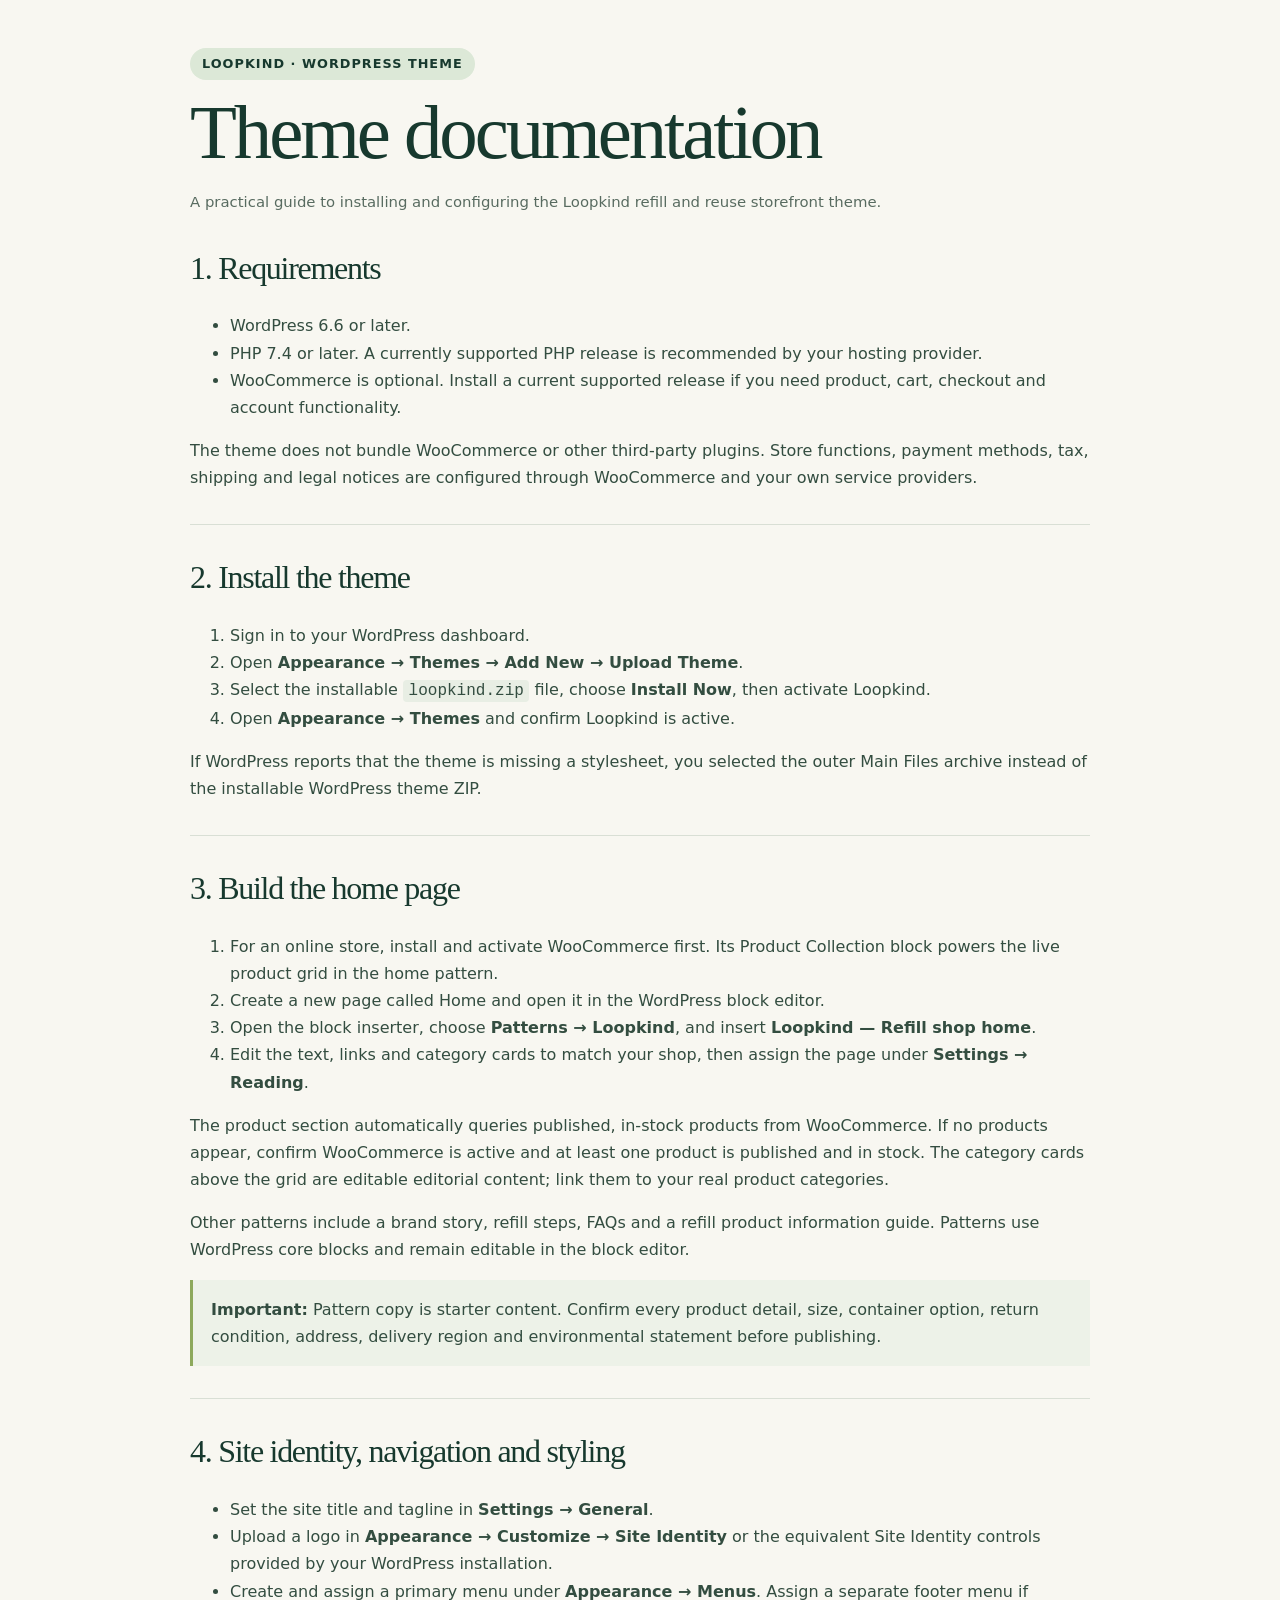
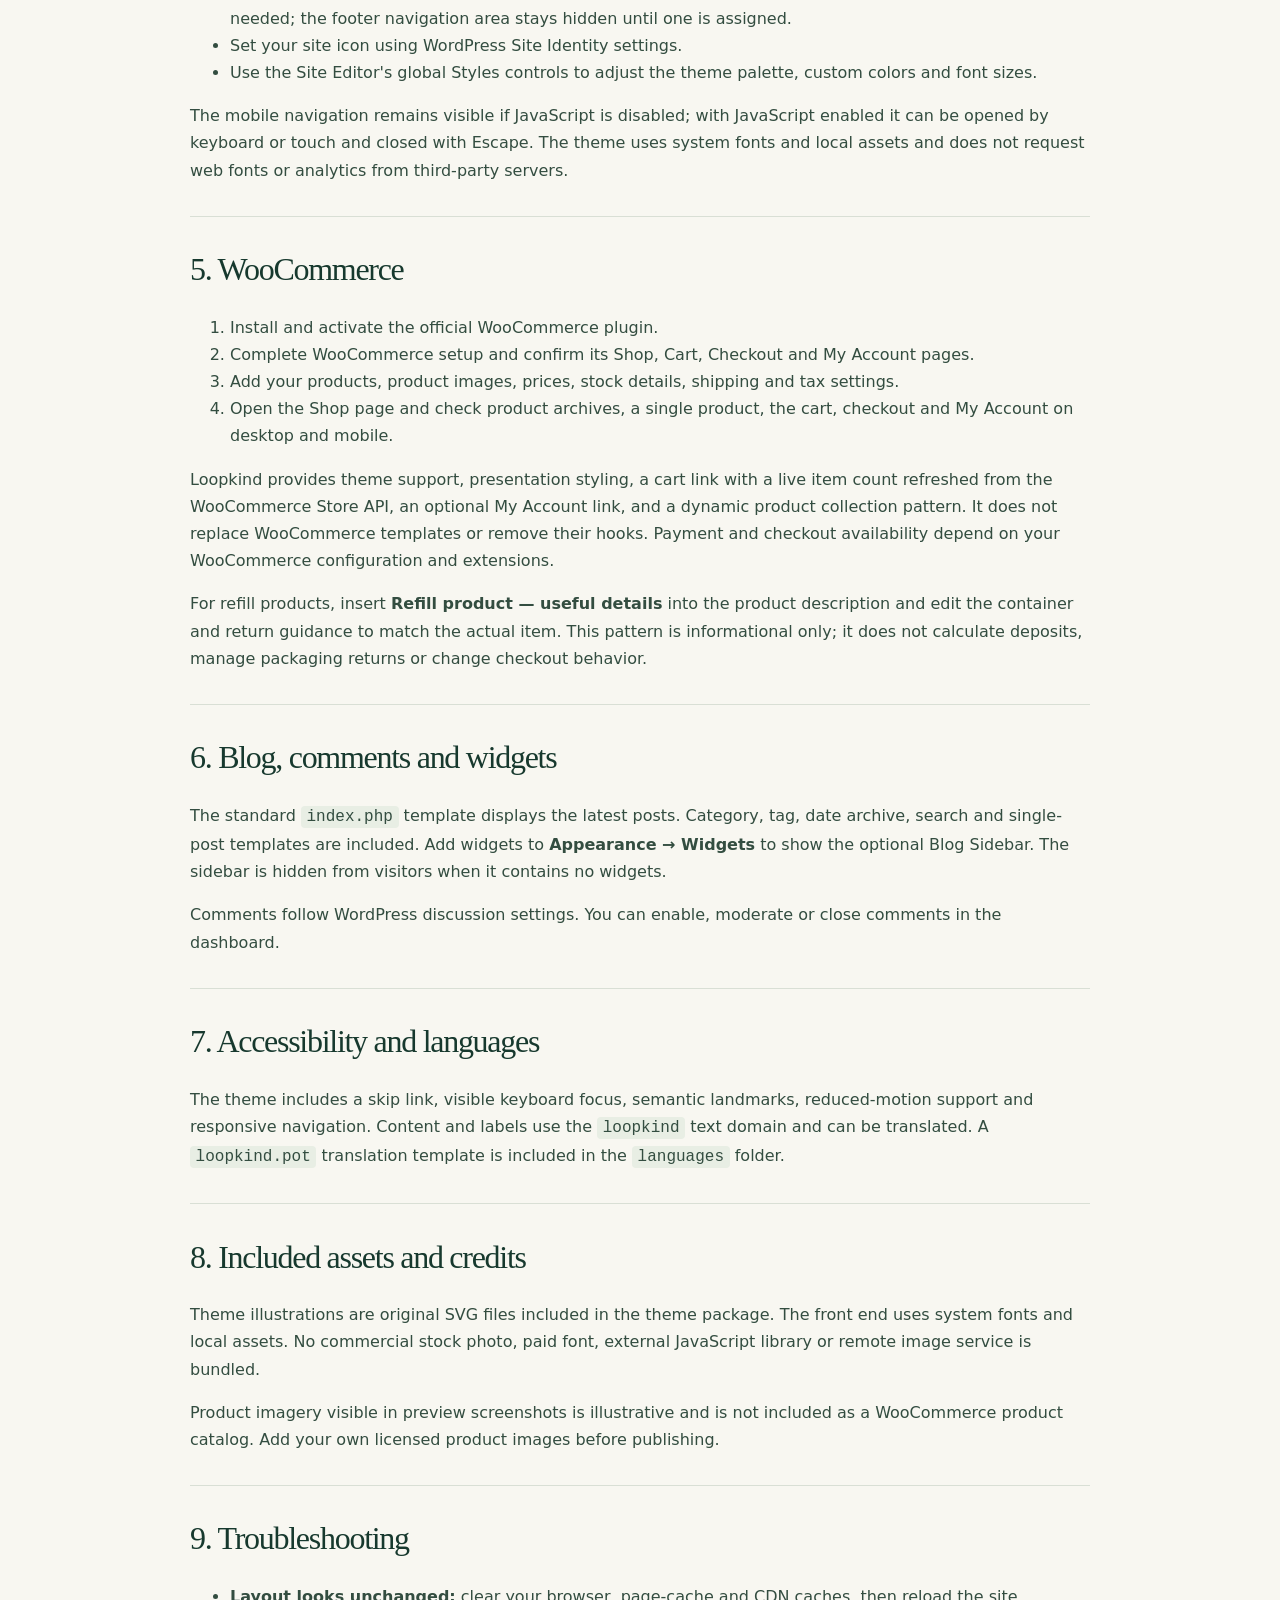
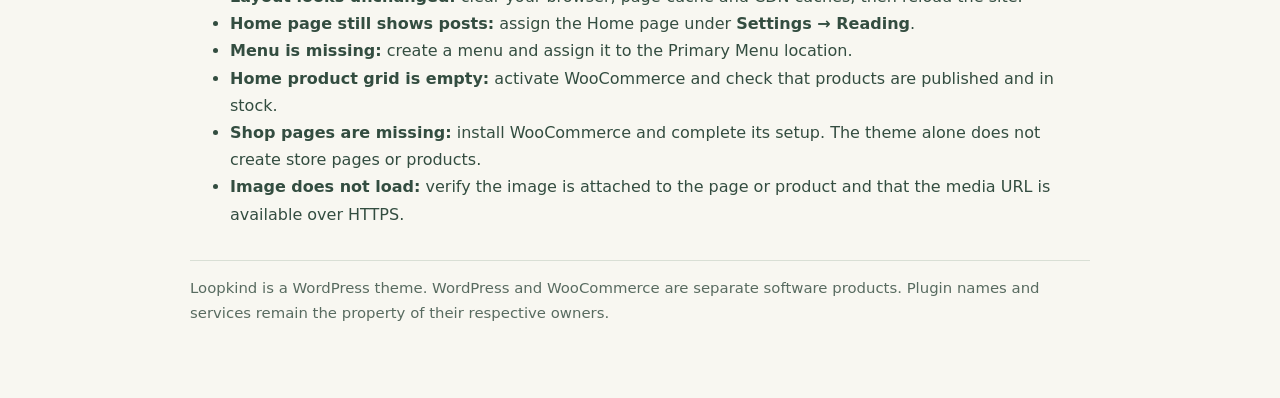
<file: Documentation.html>
<!doctype html>
<html lang="en">
<head>
	<meta charset="utf-8">
	<meta name="viewport" content="width=device-width, initial-scale=1">
	<title>Loopkind — Theme Documentation</title>
	<style>
		:root{color-scheme:light;--ink:#17392e;--paper:#f8f7f1;--sage:#dce8d7;--line:#d9dfd5;--muted:#586b60}
		*{box-sizing:border-box}body{margin:0;background:var(--paper);color:var(--ink);font:16px/1.7 system-ui,-apple-system,"Segoe UI",sans-serif}
		main{width:min(900px,calc(100% - 36px));margin:48px auto 80px}.brand{display:inline-block;padding:5px 12px;border-radius:99px;background:var(--sage);font-size:.8rem;font-weight:750;letter-spacing:.08em;text-transform:uppercase}
		h1,h2{font-family:Georgia,"Times New Roman",serif;font-weight:500;letter-spacing:-.04em;line-height:1.1}h1{font-size:clamp(2.6rem,7vw,4.8rem);margin:.7rem 0}h2{margin-top:2.2rem;font-size:2rem}p,li{color:#334d40}a{color:#315c46}code{padding:.12rem .35rem;border-radius:4px;background:#e8eee4}section{padding-bottom:1rem;border-bottom:1px solid var(--line)}.note{padding:16px 18px;border-left:3px solid #8da95c;background:#edf2e8}.meta{color:var(--muted);font-size:.93rem}
	</style>
</head>
<body>
<main>
	<span class="brand">Loopkind · WordPress Theme</span>
	<h1>Theme documentation</h1>
	<p class="meta">A practical guide to installing and configuring the Loopkind refill and reuse storefront theme.</p>

	<section id="requirements">
		<h2>1. Requirements</h2>
		<ul>
			<li>WordPress 6.6 or later.</li>
			<li>PHP 7.4 or later. A currently supported PHP release is recommended by your hosting provider.</li>
			<li>WooCommerce is optional. Install a current supported release if you need product, cart, checkout and account functionality.</li>
		</ul>
		<p>The theme does not bundle WooCommerce or other third-party plugins. Store functions, payment methods, tax, shipping and legal notices are configured through WooCommerce and your own service providers.</p>
	</section>

	<section id="installation">
		<h2>2. Install the theme</h2>
		<ol>
			<li>Sign in to your WordPress dashboard.</li>
			<li>Open <strong>Appearance → Themes → Add New → Upload Theme</strong>.</li>
			<li>Select the installable <code>loopkind.zip</code> file, choose <strong>Install Now</strong>, then activate Loopkind.</li>
			<li>Open <strong>Appearance → Themes</strong> and confirm Loopkind is active.</li>
		</ol>
		<p>If WordPress reports that the theme is missing a stylesheet, you selected the outer Main Files archive instead of the installable WordPress theme ZIP.</p>
	</section>

	<section id="homepage">
		<h2>3. Build the home page</h2>
		<ol>
			<li>For an online store, install and activate WooCommerce first. Its Product Collection block powers the live product grid in the home pattern.</li>
			<li>Create a new page called Home and open it in the WordPress block editor.</li>
			<li>Open the block inserter, choose <strong>Patterns → Loopkind</strong>, and insert <strong>Loopkind — Refill shop home</strong>.</li>
			<li>Edit the text, links and category cards to match your shop, then assign the page under <strong>Settings → Reading</strong>.</li>
		</ol>
		<p>The product section automatically queries published, in-stock products from WooCommerce. If no products appear, confirm WooCommerce is active and at least one product is published and in stock. The category cards above the grid are editable editorial content; link them to your real product categories.</p>
		<p>Other patterns include a brand story, refill steps, FAQs and a refill product information guide. Patterns use WordPress core blocks and remain editable in the block editor.</p>
		<p class="note"><strong>Important:</strong> Pattern copy is starter content. Confirm every product detail, size, container option, return condition, address, delivery region and environmental statement before publishing.</p>
	</section>

	<section id="identity">
		<h2>4. Site identity, navigation and styling</h2>
		<ul>
			<li>Set the site title and tagline in <strong>Settings → General</strong>.</li>
			<li>Upload a logo in <strong>Appearance → Customize → Site Identity</strong> or the equivalent Site Identity controls provided by your WordPress installation.</li>
			<li>Create and assign a primary menu under <strong>Appearance → Menus</strong>. Assign a separate footer menu if needed; the footer navigation area stays hidden until one is assigned.</li>
			<li>Set your site icon using WordPress Site Identity settings.</li>
			<li>Use the Site Editor's global Styles controls to adjust the theme palette, custom colors and font sizes.</li>
		</ul>
		<p>The mobile navigation remains visible if JavaScript is disabled; with JavaScript enabled it can be opened by keyboard or touch and closed with Escape. The theme uses system fonts and local assets and does not request web fonts or analytics from third-party servers.</p>
	</section>

	<section id="woocommerce">
		<h2>5. WooCommerce</h2>
		<ol>
			<li>Install and activate the official WooCommerce plugin.</li>
			<li>Complete WooCommerce setup and confirm its Shop, Cart, Checkout and My Account pages.</li>
			<li>Add your products, product images, prices, stock details, shipping and tax settings.</li>
			<li>Open the Shop page and check product archives, a single product, the cart, checkout and My Account on desktop and mobile.</li>
		</ol>
		<p>Loopkind provides theme support, presentation styling, a cart link with a live item count refreshed from the WooCommerce Store API, an optional My Account link, and a dynamic product collection pattern. It does not replace WooCommerce templates or remove their hooks. Payment and checkout availability depend on your WooCommerce configuration and extensions.</p>
		<p>For refill products, insert <strong>Refill product — useful details</strong> into the product description and edit the container and return guidance to match the actual item. This pattern is informational only; it does not calculate deposits, manage packaging returns or change checkout behavior.</p>
	</section>

	<section id="blog">
		<h2>6. Blog, comments and widgets</h2>
		<p>The standard <code>index.php</code> template displays the latest posts. Category, tag, date archive, search and single-post templates are included. Add widgets to <strong>Appearance → Widgets</strong> to show the optional Blog Sidebar. The sidebar is hidden from visitors when it contains no widgets.</p>
		<p>Comments follow WordPress discussion settings. You can enable, moderate or close comments in the dashboard.</p>
	</section>

	<section id="accessibility">
		<h2>7. Accessibility and languages</h2>
		<p>The theme includes a skip link, visible keyboard focus, semantic landmarks, reduced-motion support and responsive navigation. Content and labels use the <code>loopkind</code> text domain and can be translated. A <code>loopkind.pot</code> translation template is included in the <code>languages</code> folder.</p>
	</section>

	<section id="assets">
		<h2>8. Included assets and credits</h2>
		<p>Theme illustrations are original SVG files included in the theme package. The front end uses system fonts and local assets. No commercial stock photo, paid font, external JavaScript library or remote image service is bundled.</p>
		<p>Product imagery visible in preview screenshots is illustrative and is not included as a WooCommerce product catalog. Add your own licensed product images before publishing.</p>
	</section>

	<section id="troubleshooting">
		<h2>9. Troubleshooting</h2>
		<ul>
			<li><strong>Layout looks unchanged:</strong> clear your browser, page-cache and CDN caches, then reload the site.</li>
			<li><strong>Home page still shows posts:</strong> assign the Home page under <strong>Settings → Reading</strong>.</li>
			<li><strong>Menu is missing:</strong> create a menu and assign it to the Primary Menu location.</li>
			<li><strong>Home product grid is empty:</strong> activate WooCommerce and check that products are published and in stock.</li>
			<li><strong>Shop pages are missing:</strong> install WooCommerce and complete its setup. The theme alone does not create store pages or products.</li>
			<li><strong>Image does not load:</strong> verify the image is attached to the page or product and that the media URL is available over HTTPS.</li>
		</ul>
	</section>

	<footer><p class="meta">Loopkind is a WordPress theme. WordPress and WooCommerce are separate software products. Plugin names and services remain the property of their respective owners.</p></footer>
</main>
</body>
</html>
</file>
